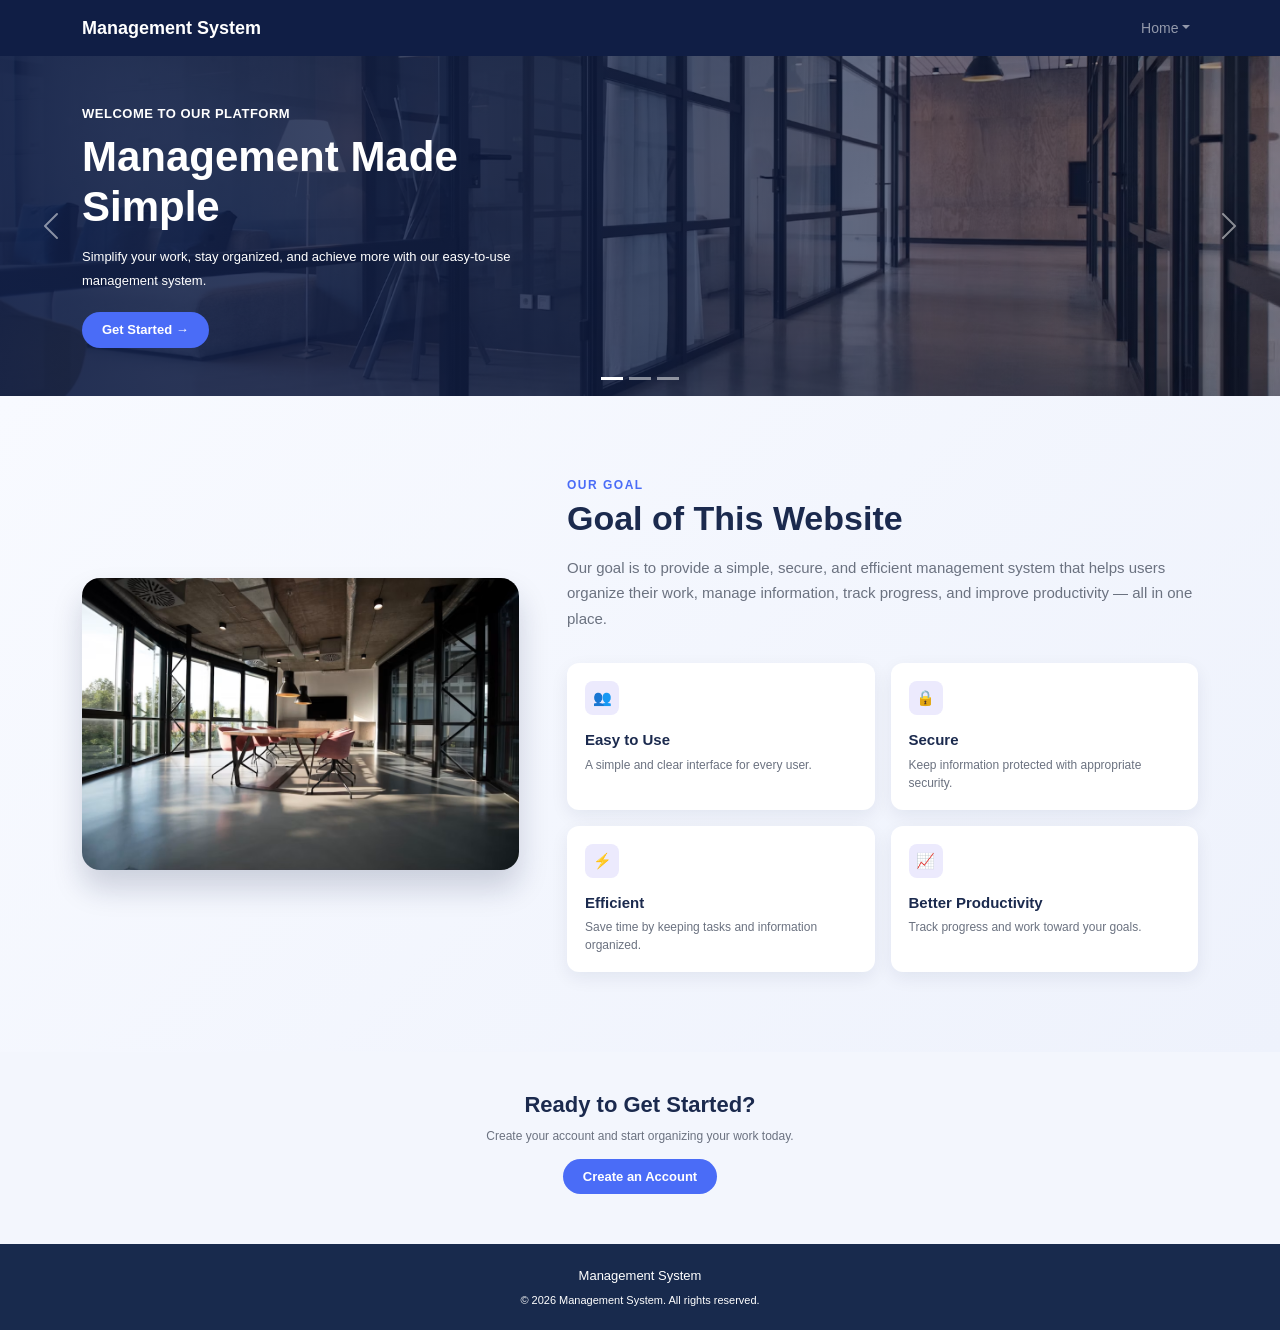
<file: index.html>
<!DOCTYPE html>
<html lang="en">
<head>
    <meta charset="UTF-8">
    <meta name="viewport" content="width=device-width, initial-scale=1">
    <title>Management System</title>
    <link href="https://cdn.jsdelivr.net/npm/bootstrap@5.3.3/dist/css/bootstrap.min.css" rel="stylesheet">
    <link href="css/style.css" rel="stylesheet">
</head>
<body>
    <nav class="navbar navbar-expand-lg navbar-dark">
        <div class="container">
            <a class="navbar-brand" href="index.html">Management System</a>
            <button class="navbar-toggler" type="button" data-bs-toggle="collapse" data-bs-target="#mainNav">
                <span class="navbar-toggler-icon"></span>
            </button>
            <div class="collapse navbar-collapse justify-content-end" id="mainNav">
                <ul class="navbar-nav">
                    <li class="nav-item dropdown">
                        <a class="nav-link dropdown-toggle" href="#" role="button" data-bs-toggle="dropdown">Home</a>
                        <ul class="dropdown-menu dropdown-menu-end">
                            <li><a class="dropdown-item" href="index.html">Home</a></li>
                            <li><a class="dropdown-item" href="login.html">Login</a></li>
                            <li><a class="dropdown-item" href="register.html">Register</a></li>
                        </ul>
                    </li>
                </ul>
            </div>
        </div>
    </nav>

    <div id="heroCarousel" class="carousel slide carousel-fade" data-bs-wrap="true" data-bs-touch="true">
        <div class="carousel-indicators">
            <button type="button" data-bs-target="#heroCarousel" data-bs-slide-to="0" class="active"></button>
            <button type="button" data-bs-target="#heroCarousel" data-bs-slide-to="1"></button>
            <button type="button" data-bs-target="#heroCarousel" data-bs-slide-to="2"></button>
        </div>
        <div class="carousel-inner">
            <div class="carousel-item active">
                <div class="hero-slide" style="background-image: url('images/img4.jpeg');">
                    <div class="container h-100">
                        <div class="hero-content">
                            <span class="hero-tag">Welcome to our platform</span>
                            <h1 class="hero-title">Management Made Simple</h1>
                            <p class="hero-text">Simplify your work, stay organized, and achieve more with our easy-to-use management system.</p>
                            <a href="login.html" class="btn btn-hero">Get Started &rarr;</a>
                        </div>
                    </div>
                </div>
            </div>
            <div class="carousel-item">
                <div class="hero-slide" style="background-image: url('images/img3.jpeg');">
                    <div class="container h-100">
                        <div class="hero-content">
                            <span class="hero-tag">Work together</span>
                            <h1 class="hero-title">Better Team Collaboration</h1>
                            <p class="hero-text">Keep your team connected, organize responsibilities, and manage tasks in one convenient place.</p>
                            <a href="login.html" class="btn btn-hero">Join Us &rarr;</a>
                        </div>
                    </div>
                </div>
            </div>
            <div class="carousel-item">
                <div class="hero-slide" style="background-image: url('images/img2.jpeg');">
                    <div class="container h-100">
                        <div class="hero-content">
                            <span class="hero-tag">Work smarter</span>
                            <h1 class="hero-title">Achieve Your Goals</h1>
                            <p class="hero-text">Track progress, manage information, and improve productivity with a clear and organized workflow.</p>
                            <a href="login.html" class="btn btn-hero">Login Now &rarr;</a>
                        </div>
                    </div>
                </div>
            </div>
        </div>
        <button class="carousel-control-prev" type="button" data-bs-target="#heroCarousel" data-bs-slide="prev">
            <span class="carousel-control-prev-icon"></span>
        </button>
        <button class="carousel-control-next" type="button" data-bs-target="#heroCarousel" data-bs-slide="next">
            <span class="carousel-control-next-icon"></span>
        </button>
    </div>

    <section class="goal-section">
        <div class="container">
            <div class="row align-items-center g-5">
                <div class="col-lg-5">
                    <img src="images/img1.jpeg" alt="Office" class="goal-img">
                </div>
                <div class="col-lg-7">
                    <div class="goal-label">Our Goal</div>
                    <h2 class="goal-title">Goal of This Website</h2>
                    <p class="goal-text">Our goal is to provide a simple, secure, and efficient management system that helps users organize their work, manage information, track progress, and improve productivity &mdash; all in one place.</p>
                    <div class="row g-3 mt-2">
                        <div class="col-md-6">
                            <div class="feature-card">
                                <div class="feature-icon">&#128101;</div>
                                <div class="feature-title">Easy to Use</div>
                                <p class="feature-text">A simple and clear interface for every user.</p>
                            </div>
                        </div>
                        <div class="col-md-6">
                            <div class="feature-card">
                                <div class="feature-icon">&#128274;</div>
                                <div class="feature-title">Secure</div>
                                <p class="feature-text">Keep information protected with appropriate security.</p>
                            </div>
                        </div>
                        <div class="col-md-6">
                            <div class="feature-card">
                                <div class="feature-icon">&#9889;</div>
                                <div class="feature-title">Efficient</div>
                                <p class="feature-text">Save time by keeping tasks and information organized.</p>
                            </div>
                        </div>
                        <div class="col-md-6">
                            <div class="feature-card">
                                <div class="feature-icon">&#128200;</div>
                                <div class="feature-title">Better Productivity</div>
                                <p class="feature-text">Track progress and work toward your goals.</p>
                            </div>
                        </div>
                    </div>
                </div>
            </div>
        </div>
    </section>

    <section class="cta-section">
        <div class="container">
            <h3 class="cta-title">Ready to Get Started?</h3>
            <p class="cta-text">Create your account and start organizing your work today.</p>
            <a href="register.html" class="btn btn-hero">Create an Account</a>
        </div>
    </section>

    <footer class="site-footer">
        <div class="footer-brand">Management System</div>
        <div class="footer-copy">&copy; 2026 Management System. All rights reserved.</div>
    </footer>

    <script src="https://cdn.jsdelivr.net/npm/bootstrap@5.3.3/dist/js/bootstrap.bundle.min.js"></script>
</body>
</html>
</file>
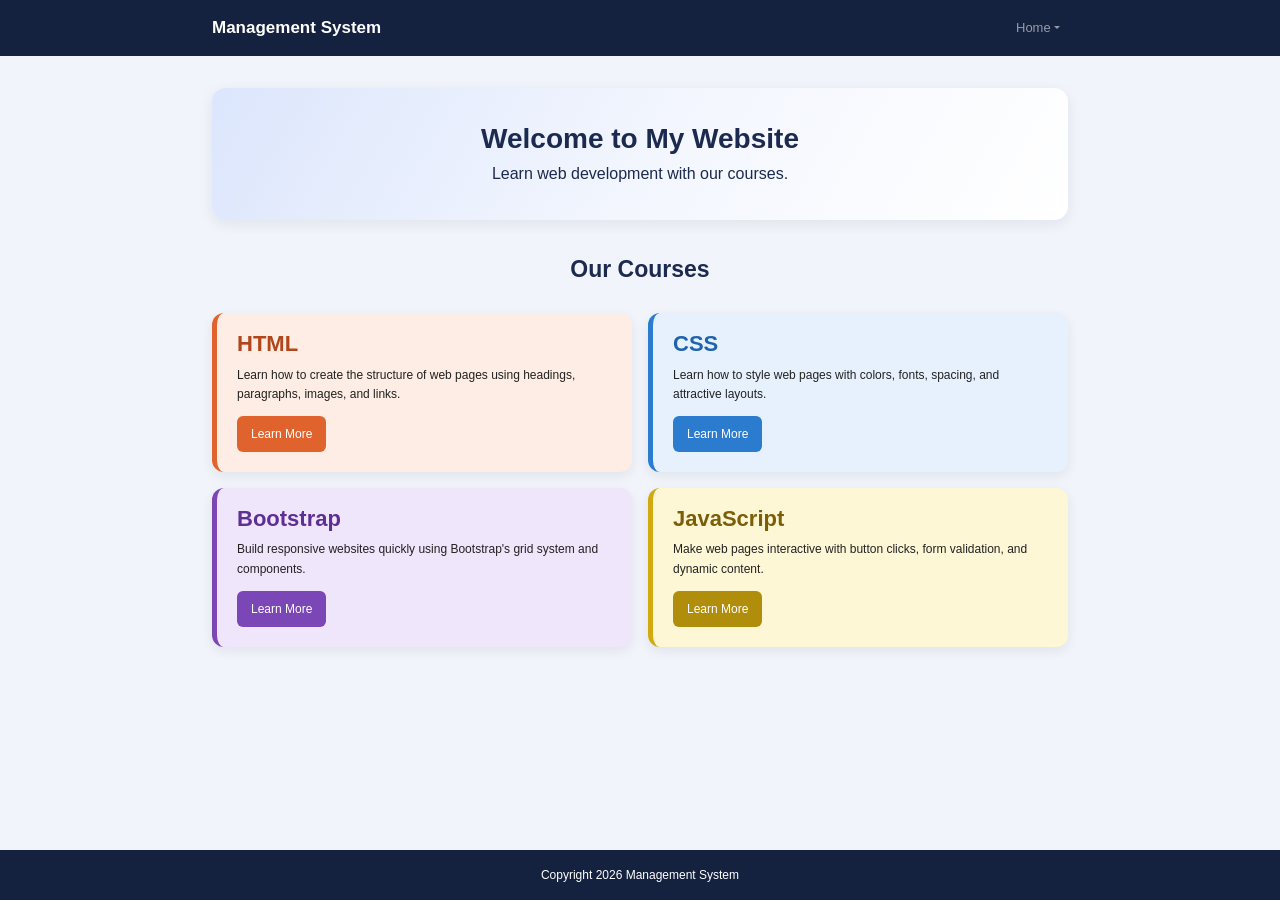
<file: home.html>
<!DOCTYPE html>
<html lang="en">
<head>
    <meta charset="UTF-8">
    <meta name="viewport" content="width=device-width, initial-scale=1">
    <title>Home - Management System</title>
    <link href="https://cdn.jsdelivr.net/npm/bootstrap@5.3.3/dist/css/bootstrap.min.css" rel="stylesheet">
    <link href="css/home.css" rel="stylesheet">
</head>
<body>
    <nav class="navbar navbar-expand-lg navbar-dark">
        <div class="page-container d-flex justify-content-between align-items-center">
            <a class="navbar-brand" href="home.html">Management System</a>
            <ul class="navbar-nav">
                <li class="nav-item dropdown">
                    <a class="nav-link dropdown-toggle" href="#" role="button" data-bs-toggle="dropdown">Home</a>
                    <ul class="dropdown-menu dropdown-menu-end">
                        <li><a class="dropdown-item" href="index.html" id="signOut">Sign out</a></li>
                    </ul>
                </li>
            </ul>
        </div>
    </nav>

    <main class="page-container main-content">
        <section class="welcome-box">
            <h1>Welcome to My Website</h1>
            <p>Learn web development with our courses.</p>
        </section>

        <h2 class="courses-title">Our Courses</h2>

        <div class="row g-3">
            <div class="col-md-6">
                <div class="course-card course-html">
                    <h3>HTML</h3>
                    <p>Learn how to create the structure of web pages using headings, paragraphs, images, and links.</p>
                    <button type="button" class="btn-course" data-bs-toggle="modal" data-bs-target="#courseModal" data-title="HTML" data-desc="HTML stands for HyperText Markup Language. It creates the structure of a web page using headings, paragraphs, images, and links.">Learn More</button>
                </div>
            </div>
            <div class="col-md-6">
                <div class="course-card course-css">
                    <h3>CSS</h3>
                    <p>Learn how to style web pages with colors, fonts, spacing, and attractive layouts.</p>
                    <button type="button" class="btn-course" data-bs-toggle="modal" data-bs-target="#courseModal" data-title="CSS" data-desc="CSS stands for Cascading Style Sheets. It controls the appearance of web pages, including colors, fonts, spacing, and layouts.">Learn More</button>
                </div>
            </div>
            <div class="col-md-6">
                <div class="course-card course-bootstrap">
                    <h3>Bootstrap</h3>
                    <p>Build responsive websites quickly using Bootstrap's grid system and components.</p>
                    <button type="button" class="btn-course" data-bs-toggle="modal" data-bs-target="#courseModal" data-title="Bootstrap" data-desc="Bootstrap is a front-end framework. It provides ready-made components and a responsive grid system to build websites quickly.">Learn More</button>
                </div>
            </div>
            <div class="col-md-6">
                <div class="course-card course-js">
                    <h3>JavaScript</h3>
                    <p>Make web pages interactive with button clicks, form validation, and dynamic content.</p>
                    <button type="button" class="btn-course" data-bs-toggle="modal" data-bs-target="#courseModal" data-title="JavaScript" data-desc="JavaScript is a programming language that makes web pages interactive. It can handle button clicks, form validation, popups, and dynamic content.">Learn More</button>
                </div>
            </div>
        </div>
    </main>

    <footer class="site-footer">
        Copyright 2026 Management System
    </footer>

    <div class="modal fade" id="courseModal" tabindex="-1" aria-hidden="true">
        <div class="modal-dialog modal-dialog-centered">
            <div class="modal-content">
                <div class="modal-header">
                    <h5 class="modal-title">Course Details</h5>
                    <button type="button" class="btn-close" data-bs-dismiss="modal"></button>
                </div>
                <div class="modal-body">
                    <h4 id="courseName"></h4>
                    <p id="courseDesc"></p>
                </div>
                <div class="modal-footer">
                    <button type="button" class="btn btn-secondary" data-bs-dismiss="modal">Close</button>
                </div>
            </div>
        </div>
    </div>

    <script src="https://cdn.jsdelivr.net/npm/bootstrap@5.3.3/dist/js/bootstrap.bundle.min.js"></script>
    <script src="js/home.js"></script>
</body>
</html>
</file>
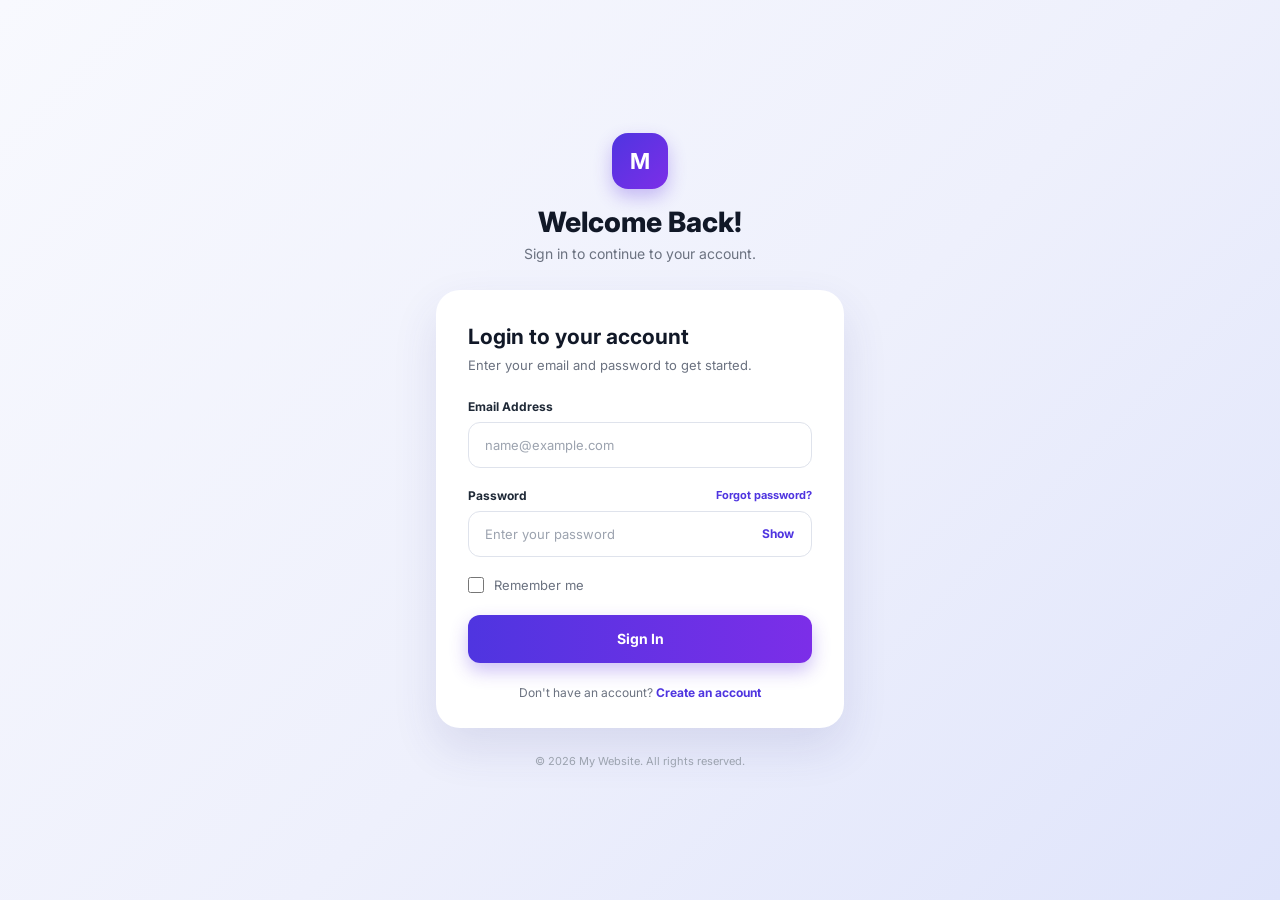
<file: login.html>
<!DOCTYPE html>
<html lang="en">
<head>
    <meta charset="UTF-8">
    <meta name="viewport" content="width=device-width, initial-scale=1">
    <title>Login - Management System</title>
    <link href="https://fonts.googleapis.com/css2?family=Inter:wght@400;500;600;700;800&display=swap" rel="stylesheet">
    <link href="css/login.css" rel="stylesheet">
</head>
<body>
    <div class="login-wrapper">
        <a href="index.html" class="logo">M</a>
        <h1 class="welcome-title">Welcome Back!</h1>
        <p class="welcome-text">Sign in to continue to your account.</p>

        <div class="login-card">
            <h2 class="card-title">Login to your account</h2>
            <p class="card-text">Enter your email and password to get started.</p>

            <form id="loginForm" action="#" method="post" novalidate>
                <div class="field">
                    <label for="email">Email Address</label>
                    <input type="email" id="email" name="email" placeholder="name@example.com">
                </div>

                <div class="field">
                    <div class="label-row">
                        <label for="password">Password</label>
                        <a href="#" class="link-small">Forgot password?</a>
                    </div>
                    <div class="password-box">
                        <input type="password" id="password" name="password" placeholder="Enter your password">
                        <button type="button" id="togglePassword" class="show-btn">Show</button>
                    </div>
                </div>

                <div class="remember">
                    <input type="checkbox" id="remember" name="remember">
                    <label for="remember">Remember me</label>
                </div>

                <button type="submit" class="btn-signin">Sign In</button>
            </form>

            <p class="signup-text">Don't have an account? <a href="register.html" class="link-bold">Create an account</a></p>
        </div>

        <p class="copyright">&copy; 2026 My Website. All rights reserved.</p>
    </div>

    <script src="js/login.js"></script>
</body>
</html>
</file>
<file: css/style.css>
body {
    font-family: Arial, Helvetica, sans-serif;
    color: #1b2a4e;
}
.navbar {
    background-color: #101e45;
    height: 56px;
}
.navbar-brand {
    font-weight: 700;
    font-size: 18px;
}
.navbar .nav-link {
    font-size: 14px;
}
.hero-slide {
    height: 340px;
    background-size: cover;
    background-position: center;
    position: relative;
}
.hero-slide::before {
    content: "";
    position: absolute;
    top: 0;
    left: 0;
    right: 0;
    bottom: 0;
    background: linear-gradient(90deg, rgba(16, 30, 69, 0.92) 0%, rgba(16, 30, 69, 0.75) 45%, rgba(16, 30, 69, 0.35) 100%);
}
.hero-content {
    position: relative;
    height: 100%;
    display: flex;
    flex-direction: column;
    justify-content: center;
    color: #fff;
    max-width: 480px;
}
.hero-tag {
    font-size: 13px;
    font-weight: 700;
    letter-spacing: 0.5px;
    text-transform: uppercase;
}
.hero-title {
    font-size: 42px;
    font-weight: 700;
    line-height: 1.2;
    margin: 8px 0 12px 0;
}
.hero-text {
    font-size: 13px;
    line-height: 1.9;
    margin-bottom: 18px;
}
.btn-hero {
    background-color: #4a6cf7;
    color: #fff;
    border-radius: 30px;
    padding: 8px 20px;
    font-size: 13px;
    font-weight: 700;
    width: fit-content;
    border: none;
}
.btn-hero:hover {
    background-color: #3a5ae0;
    color: #fff;
}
.carousel-indicators [data-bs-target] {
    width: 22px;
    height: 3px;
    border: none;
    margin: 0 3px;
}
.carousel-control-prev,
.carousel-control-next {
    width: 8%;
}
.goal-section {
    background: linear-gradient(135deg, #f8faff 0%, #eef2fc 100%);
    padding: 80px 0;
}
.goal-img {
    width: 100%;
    border-radius: 18px;
    box-shadow: 0 18px 30px rgba(16, 30, 69, 0.18);
    display: block;
}
.goal-label {
    color: #4a6cf7;
    font-size: 12px;
    font-weight: 700;
    letter-spacing: 1.5px;
    text-transform: uppercase;
    margin-bottom: 4px;
}
.goal-title {
    font-size: 34px;
    font-weight: 700;
    margin-bottom: 16px;
}
.goal-text {
    color: #6b7280;
    font-size: 15px;
    line-height: 1.7;
}
.feature-card {
    background-color: #fff;
    border-radius: 12px;
    padding: 18px;
    height: 100%;
    box-shadow: 0 6px 18px rgba(16, 30, 69, 0.07);
    transition: transform 0.3s ease, box-shadow 0.3s ease;
}
.feature-card:hover {
    transform: translateY(-8px);
    box-shadow: 0 18px 32px rgba(16, 30, 69, 0.18);
}
.feature-icon {
    width: 34px;
    height: 34px;
    border-radius: 8px;
    background-color: #eceafd;
    display: flex;
    align-items: center;
    justify-content: center;
    font-size: 15px;
    margin-bottom: 14px;
}
.feature-title {
    font-size: 15px;
    font-weight: 700;
    margin-bottom: 4px;
}
.feature-text {
    color: #6b7280;
    font-size: 12px;
    margin: 0;
}
.cta-section {
    background-color: #f3f6fd;
    text-align: center;
    padding: 40px 0 50px 0;
}
.cta-title {
    font-size: 22px;
    font-weight: 700;
}
.cta-text {
    color: #6b7280;
    font-size: 12px;
    margin-bottom: 14px;
}
.site-footer {
    background-color: #182a4d;
    color: #fff;
    text-align: center;
    padding: 22px 0;
}
.footer-brand {
    font-size: 13px;
    margin-bottom: 6px;
}
.footer-copy {
    font-size: 11px;
}
</file>
<file: css/home.css>
html,
body {
    height: 100%;
}
body {
    font-family: Arial, Helvetica, sans-serif;
    color: #1b2a4e;
    background-color: #f1f4fa;
    display: flex;
    flex-direction: column;
}
.page-container {
    width: 100%;
    max-width: 880px;
    margin: 0 auto;
    padding: 0 12px;
}
.navbar {
    background-color: #14213f;
    height: 56px;
    padding: 0;
}
.navbar-brand {
    font-weight: 700;
    font-size: 17px;
}
.navbar .nav-link {
    font-size: 13px;
}
.main-content {
    flex: 1;
    padding-top: 32px;
    padding-bottom: 32px;
}
.welcome-box {
    background: linear-gradient(120deg, #dce6fc 0%, #f4f7fe 55%, #ffffff 100%);
    border-radius: 14px;
    padding: 34px 20px;
    text-align: center;
    box-shadow: 0 4px 14px rgba(20, 33, 63, 0.08);
}
.welcome-box h1 {
    font-size: 28px;
    font-weight: 700;
    margin: 0 0 6px 0;
}
.welcome-box p {
    font-size: 16px;
    margin: 0;
}
.courses-title {
    text-align: center;
    font-size: 23px;
    font-weight: 700;
    margin: 36px 0 30px 0;
}
.course-card {
    height: 100%;
    border-radius: 12px;
    border-left: 5px solid;
    padding: 18px 20px 20px 20px;
    box-shadow: 0 4px 12px rgba(20, 33, 63, 0.08);
    transition: transform 0.3s ease, box-shadow 0.3s ease;
}
.course-card:hover {
    transform: translateY(-8px);
    box-shadow: 0 18px 30px rgba(20, 33, 63, 0.2);
}
.course-card h3 {
    font-size: 22px;
    font-weight: 700;
    margin: 0 0 8px 0;
}
.course-card p {
    font-size: 12px;
    line-height: 1.6;
    color: #222;
    margin: 0 0 12px 0;
}
.btn-course {
    display: inline-block;
    color: #fff;
    font-family: inherit;
    font-size: 12px;
    text-decoration: none;
    padding: 9px 14px;
    border: none;
    border-radius: 6px;
    cursor: pointer;
}
.btn-course:hover {
    color: #fff;
    opacity: 0.9;
}
.course-html {
    background-color: #fdede4;
    border-left-color: #e0622d;
}
.course-html h3 {
    color: #b2461a;
}
.course-html .btn-course {
    background-color: #e0622d;
}
.course-css {
    background-color: #e7f1fd;
    border-left-color: #2b7bcf;
}
.course-css h3 {
    color: #1f63b0;
}
.course-css .btn-course {
    background-color: #2b7bcf;
}
.course-bootstrap {
    background-color: #efe6fb;
    border-left-color: #7b46b5;
}
.course-bootstrap h3 {
    color: #5e2f94;
}
.course-bootstrap .btn-course {
    background-color: #7b46b5;
}
.course-js {
    background-color: #fef7d6;
    border-left-color: #d4a90f;
}
.course-js h3 {
    color: #7a5f08;
}
.course-js .btn-course {
    background-color: #b08d0a;
}
.site-footer {
    background-color: #14213f;
    color: #fff;
    text-align: center;
    font-size: 12px;
    padding: 16px 0;
}
.modal-title {
    font-size: 16px;
    font-weight: 400;
    color: #333;
}
#courseName {
    font-size: 20px;
    font-weight: 400;
    color: #222;
    margin-bottom: 8px;
}
#courseDesc {
    font-size: 13px;
    line-height: 1.5;
    color: #222;
    margin: 0;
}
.modal.fade {
    transition: opacity 0.25s linear !important;
}
.modal.fade .modal-dialog {
    transform: translateY(-30px);
    transition: transform 0.25s ease-out !important;
}
.modal.show .modal-dialog {
    transform: none;
}
.modal-backdrop {
    --bs-backdrop-opacity: 0.65;
}
.modal-backdrop.fade {
    transition: opacity 0.25s linear !important;
}
</file>
<file: css/login.css>
* {
    box-sizing: border-box;
}
body {
    margin: 0;
    min-height: 100vh;
    font-family: "Inter", Arial, Helvetica, sans-serif;
    color: #111827;
    background: linear-gradient(135deg, #f8f9fe 0%, #eef0fc 55%, #dfe4fb 100%);
    display: flex;
    justify-content: center;
    align-items: center;
}
.login-wrapper {
    width: 100%;
    max-width: 440px;
    padding: 40px 16px;
    text-align: center;
}
.logo {
    width: 56px;
    height: 56px;
    margin: 0 auto 16px auto;
    border-radius: 16px;
    background: linear-gradient(135deg, #4f35e0 0%, #7c2ee8 100%);
    color: #fff;
    font-size: 22px;
    font-weight: 700;
    display: flex;
    align-items: center;
    justify-content: center;
    text-decoration: none;
    box-shadow: 0 8px 18px rgba(92, 50, 226, 0.3);
}
.welcome-title {
    font-size: 28px;
    font-weight: 800;
    margin: 0 0 6px 0;
}
.welcome-text {
    font-size: 14px;
    color: #6b7280;
    margin: 0 0 28px 0;
}
.login-card {
    background-color: #fff;
    border-radius: 24px;
    padding: 34px 32px 28px 32px;
    text-align: left;
    box-shadow: 0 20px 45px rgba(60, 60, 140, 0.12);
}
.card-title {
    font-size: 21px;
    font-weight: 700;
    margin: 0 0 8px 0;
}
.card-text {
    font-size: 13px;
    color: #6b7280;
    margin: 0 0 26px 0;
}
.field {
    margin-bottom: 20px;
}
.field label {
    display: block;
    font-size: 12px;
    font-weight: 700;
    color: #1f2937;
    margin-bottom: 8px;
}
.label-row {
    display: flex;
    justify-content: space-between;
    align-items: center;
    margin-bottom: 8px;
}
.label-row label {
    margin-bottom: 0;
}
.field input {
    width: 100%;
    height: 46px;
    border: 1px solid #dfe3ec;
    border-radius: 12px;
    padding: 0 16px;
    font-family: inherit;
    font-size: 13px;
    color: #111827;
    outline: none;
    background-color: #fff;
    transition: border-color 0.2s ease, box-shadow 0.2s ease;
}
.field input::placeholder {
    color: #9ca3af;
}
.field input:focus {
    border-color: #6d4af0;
    box-shadow: 0 0 0 3px rgba(109, 74, 240, 0.15);
}
.password-box {
    position: relative;
}
.password-box input {
    padding-right: 64px;
}
.show-btn {
    position: absolute;
    top: 0;
    right: 0;
    height: 46px;
    padding: 0 18px;
    border: none;
    background: none;
    color: #4f35e0;
    font-family: inherit;
    font-size: 12px;
    font-weight: 700;
    cursor: pointer;
}
.link-small {
    font-size: 11px;
    font-weight: 700;
    color: #4f35e0;
    text-decoration: none;
}
.link-small:hover,
.link-bold:hover {
    text-decoration: underline;
}
.remember {
    display: flex;
    align-items: center;
    margin-bottom: 22px;
}
.remember input {
    width: 16px;
    height: 16px;
    margin: 0 10px 0 0;
    accent-color: #4f35e0;
    cursor: pointer;
}
.remember label {
    font-size: 13px;
    color: #6b7280;
    cursor: pointer;
}
.btn-signin {
    width: 100%;
    height: 48px;
    border: none;
    border-radius: 12px;
    background: linear-gradient(90deg, #4f35e0 0%, #7c2ee8 100%);
    color: #fff;
    font-family: inherit;
    font-size: 14px;
    font-weight: 700;
    cursor: pointer;
    box-shadow: 0 8px 18px rgba(92, 50, 226, 0.3);
    transition: transform 0.2s ease, box-shadow 0.2s ease;
}
.btn-signin:hover {
    transform: translateY(-2px);
    box-shadow: 0 12px 22px rgba(92, 50, 226, 0.4);
}
.signup-text {
    text-align: center;
    font-size: 12px;
    color: #6b7280;
    margin: 22px 0 0 0;
}
.link-bold {
    color: #4f35e0;
    font-weight: 700;
    text-decoration: none;
}
.copyright {
    font-size: 11px;
    color: #9ca3af;
    margin: 26px 0 0 0;
}
</file>
